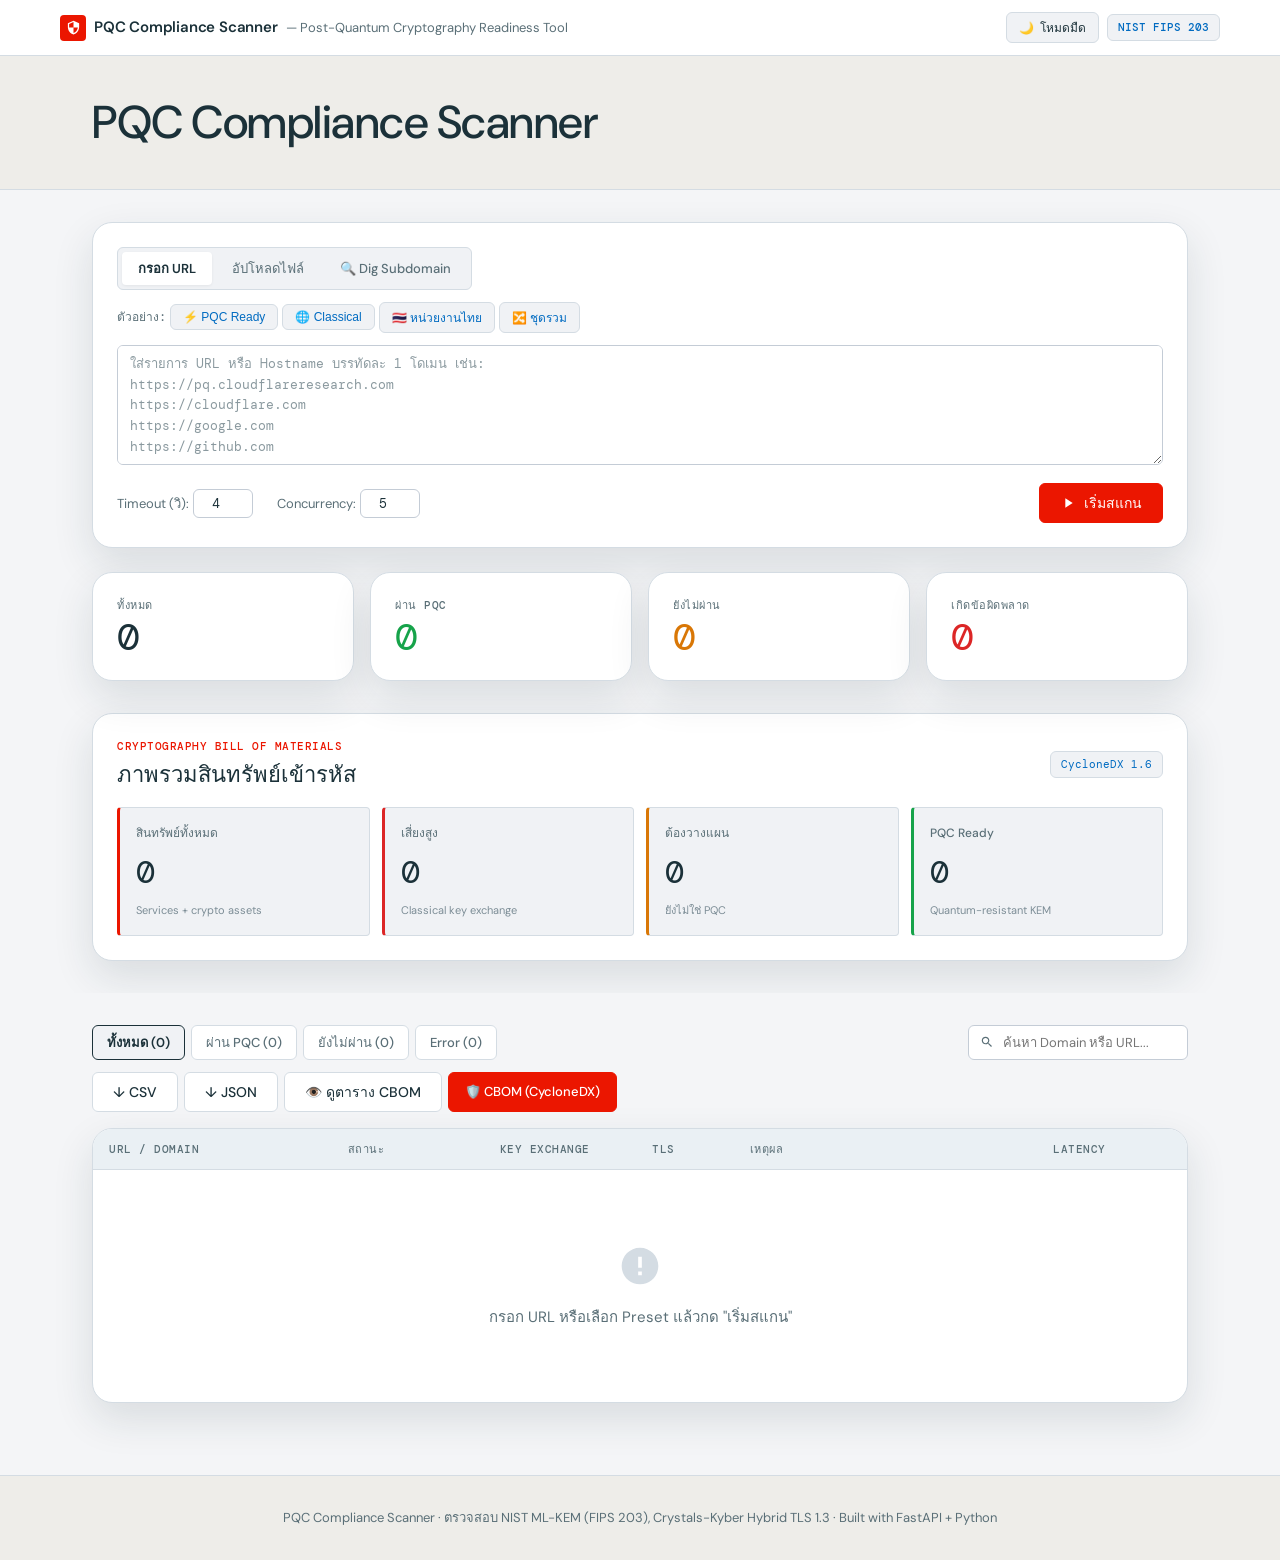
<file: index.html>
<!DOCTYPE html>
<html lang="th">
<head>
  <meta charset="UTF-8">
  <meta name="viewport" content="width=device-width, initial-scale=1.0">
  <title>PQC Compliance Scanner — Post-Quantum Cryptography Readiness</title>
  <meta name="description" content="ระบบตรวจสอบความพร้อม Post-Quantum Cryptography (PQC) รองรับ NIST ML-KEM / Kyber / TLS 1.3 สำหรับเว็บไซต์ ด้วยการสแกนแบบ Batch URL">
  <link rel="preconnect" href="https://fonts.googleapis.com">
  <link rel="preconnect" href="https://fonts.gstatic.com" crossorigin>
  <link href="https://fonts.googleapis.com/css2?family=DM+Mono:ital,wght@0,400;0,500;1,400&family=DM+Sans:ital,opsz,wght@0,9..40,400..700;1,9..40,400..700&display=swap" rel="stylesheet">
  <link rel="stylesheet" href="/static/style.css">
</head>
<body>

  <!-- Global Navigation (Apple global-nav style) -->
  <nav class="global-nav" aria-label="Main navigation">
    <div class="global-nav-inner">
      <div class="nav-brand">
        <div class="nav-brand-icon">
          <svg viewBox="0 0 24 24" aria-hidden="true">
            <path d="M12 1L3 5v6c0 5.55 3.84 10.74 9 12 5.16-1.26 9-6.45 9-12V5l-9-4zm0 10.99h7c-.53 4.12-3.28 7.79-7 8.94V12H5V6.3l7-3.11v8.8z"/>
          </svg>
        </div>
        <span class="nav-brand-name">PQC Compliance Scanner</span>
        <span class="nav-tagline">— Post-Quantum Cryptography Readiness Tool</span>
      </div>
      <div class="nav-right-cluster">
        <button class="theme-toggle-btn" id="themeToggleBtn" onclick="toggleTheme()" title="สลับโหมดมืด / สว่าง (Dark / Light Theme)">
          <span id="themeToggleIcon">🌙</span>
          <span id="themeToggleText">โหมดมืด</span>
        </button>
        <span class="nav-pill-badge">NIST FIPS 203</span>
      </div>
    </div>
  </nav>

  <!-- Hero Section -->
  <section class="hero-section">
    <div class="page-container">
      <h1 class="hero-headline">PQC Compliance Scanner</h1>
    </div>
  </section>

  <!-- Main Content -->
  <main>
    <div class="section-tile section-tile--white">
      <div class="page-container">

        <!-- Input Panel -->
        <div class="input-panel" id="inputPanel">
          <div class="input-panel-header">
            <div class="tab-nav">
              <button class="tab-btn active" id="tabText" onclick="switchTab('text')">กรอก URL</button>
              <button class="tab-btn" id="tabFile" onclick="switchTab('file')">อัปโหลดไฟล์</button>
              <button class="tab-btn" id="tabDig" onclick="switchTab('dig')">🔍 Dig Subdomain</button>
            </div>
          </div>

          <!-- Presets -->
          <div class="preset-container" id="presetsContainer">
            <span class="preset-label">ตัวอย่าง:</span>
            <button class="preset-chip" onclick="loadPreset('pqc')">⚡ PQC Ready</button>
            <button class="preset-chip" onclick="loadPreset('classical')">🌐 Classical</button>
            <button class="preset-chip" onclick="loadPreset('thai')">🇹🇭 หน่วยงานไทย</button>
            <button class="preset-chip" onclick="loadPreset('mixed')">🔀 ชุดรวม</button>
          </div>

          <!-- Text Input -->
          <div id="textInputContainer">
            <textarea
              id="urlsInput"
              placeholder="ใส่รายการ URL หรือ Hostname บรรทัดละ 1 โดเมน เช่น:&#10;https://pq.cloudflareresearch.com&#10;https://cloudflare.com&#10;https://google.com&#10;https://github.com"
            ></textarea>
          </div>

          <!-- File Input -->
          <div id="fileInputContainer" class="file-dropzone" onclick="document.getElementById('fileUploadInput').click()">
            <input type="file" id="fileUploadInput" accept=".txt,.csv" style="display:none" onchange="handleFileSelect(event)">
            <svg style="width:32px;height:32px;fill:var(--color-primary);" viewBox="0 0 24 24">
              <path d="M19.35 10.04C18.67 6.59 15.64 4 12 4 9.11 4 6.6 5.64 5.35 8.04 2.34 8.36 0 10.91 0 14c0 3.31 2.69 6 6 6h13c2.76 0 5-2.24 5-5 0-2.64-2.05-4.78-4.65-4.96zM14 13v4h-4v-4H7l5-5 5 5h-3z"/>
            </svg>
            <p id="fileDropText">คลิกหรือลากไฟล์ CSV / TXT มาวางที่นี่</p>
            <span>รองรับ .txt และ .csv</span>
          </div>

          <!-- Dig Subdomain Input Container -->
          <div id="digInputContainer" style="display:none;">
            <div class="dig-input-group">
              <div class="dig-input-row">
                <input type="text" id="digDomainInput" placeholder="ระบุ Root Domain เช่น dga.or.th, cloudflare.com, google.com" class="dig-text-input" onkeydown="if(event.key==='Enter') startDigDomain()">
                <button class="btn btn-primary" id="btnStartDig" onclick="startDigDomain()">
                  <svg style="width:16px;height:16px;fill:currentColor;" viewBox="0 0 24 24"><path d="M15.5 14h-.79l-.28-.27C15.41 12.59 16 11.11 16 9.5 16 5.91 13.09 3 9.5 3S3 5.91 3 9.5 5.91 16 9.5 16c1.61 0 3.09-.59 4.23-1.57l.27.28v.79l5 4.99L20.49 19l-4.99-5zm-6 0C7.01 14 5 11.99 5 9.5S7.01 5 9.5 5 14 7.01 14 9.5 11.99 14 9.5 14z"/></svg>
                  ค้นหา Subdomains
                </button>
              </div>
              <div class="dig-options-row">
                <span class="preset-label">ตัวอย่างด่วน:</span>
                <button class="preset-chip" onclick="setDigDomain('dga.or.th')">dga.or.th</button>
                <button class="preset-chip" onclick="setDigDomain('cloudflare.com')">cloudflare.com</button>
                <button class="preset-chip" onclick="setDigDomain('thaigov.go.th')">thaigov.go.th</button>
                <button class="preset-chip" onclick="setDigDomain('etda.or.th')">etda.or.th</button>
              </div>
            </div>

            <!-- Dig Results Display -->
            <div id="digResultsBox" style="display:none;" class="dig-results-card">
              <div class="dig-results-header">
                <div>
                  <strong id="digFoundCount">พบ 0 Subdomains</strong>
                  <span id="digDomainTarget" style="color:var(--color-ink-muted-48);font-size:13px;margin-left:8px;"></span>
                </div>
                <div class="dig-actions-group">
                  <button class="btn btn-secondary" onclick="importDigResultsToInput()">นำเข้าสู่ช่องสแกน</button>
                  <button class="btn btn-primary" onclick="scanDigResultsImmediately()">⚡ เริ่มสแกน PQC ทันที</button>
                </div>
              </div>
              <div class="dig-list-scroll" id="digSubdomainList"></div>
            </div>
          </div>

          <!-- Settings & Action -->
          <div class="action-bar">
            <div class="scan-settings">
              <div class="setting-item">
                <label for="timeoutInput">Timeout (วิ):</label>
                <input type="number" id="timeoutInput" value="4" min="1" max="15">
              </div>
              <div class="setting-item">
                <label for="concurrencyInput">Concurrency:</label>
                <input type="number" id="concurrencyInput" value="5" min="1" max="20">
              </div>
            </div>
            <div class="action-buttons">
              <button class="btn btn-primary" id="btnStartScan" onclick="startScan()">
                <svg style="width:16px;height:16px;fill:currentColor;" viewBox="0 0 24 24"><path d="M8 5v14l11-7z"/></svg>
                เริ่มสแกน
              </button>
              <button class="btn btn-danger" id="btnCancelScan" style="display:none;" onclick="cancelScan()">ยกเลิก</button>
            </div>
          </div>
        </div>

        <!-- Progress Bar -->
        <div class="progress-wrapper" id="progressWrapper">
          <div class="progress-header">
            <span id="progressStatusText">กำลังสแกน...</span>
            <span id="progressPercentText" style="font-family:var(--font-mono);font-weight:600;color:var(--color-primary);">0%</span>
          </div>
          <div class="progress-bar-bg">
            <div class="progress-bar-fill" id="progressBarFill"></div>
          </div>
        </div>

        <!-- Stats Cards -->
        <div class="stats-grid" id="statsGrid">
          <div class="stat-card total"><div class="stat-label">ทั้งหมด</div><div class="stat-value" id="statTotal">0</div></div>
          <div class="stat-card pqc-ready"><div class="stat-label">ผ่าน PQC</div><div class="stat-value" id="statPassed">0</div></div>
          <div class="stat-card classical"><div class="stat-label">ยังไม่ผ่าน</div><div class="stat-value" id="statClassical">0</div></div>
          <div class="stat-card errors"><div class="stat-label">เกิดข้อผิดพลาด</div><div class="stat-value" id="statErrors">0</div></div>
        </div>

        <!-- CBOM Readable Summary -->
        <section class="cbom-summary" aria-labelledby="cbomSummaryTitle">
          <div class="cbom-summary-heading"><div><p class="section-label">Cryptography Bill of Materials</p><h2 id="cbomSummaryTitle">ภาพรวมสินทรัพย์เข้ารหัส</h2></div><span class="cbom-spec-pill">CycloneDX 1.6</span></div>
          <div class="cbom-summary-grid">
            <div class="cbom-summary-card"><span>สินทรัพย์ทั้งหมด</span><strong id="cbomStatAssets">0</strong><small>Services + crypto assets</small></div>
            <div class="cbom-summary-card cbom-summary-card--danger"><span>เสี่ยงสูง</span><strong id="cbomStatHighRisk">0</strong><small>Classical key exchange</small></div>
            <div class="cbom-summary-card cbom-summary-card--warn"><span>ต้องวางแผน</span><strong id="cbomStatPlan">0</strong><small>ยังไม่ใช่ PQC</small></div>
            <div class="cbom-summary-card cbom-summary-card--success"><span>PQC Ready</span><strong id="cbomStatReady">0</strong><small>Quantum-resistant KEM</small></div>
          </div>
        </section>

      </div>
    </div>

    <!-- Results Section (Parchment tile) -->
    <div class="section-tile section-tile--parchment">
      <div class="page-container">

        <!-- Toolbar -->
        <div class="results-toolbar">
          <div class="filter-group">
            <button class="filter-btn active" onclick="setFilter('all', this)">ทั้งหมด (<span id="filterCountAll">0</span>)</button>
            <button class="filter-btn" onclick="setFilter('passed', this)">ผ่าน PQC (<span id="filterCountPassed">0</span>)</button>
            <button class="filter-btn" onclick="setFilter('classical', this)">ยังไม่ผ่าน (<span id="filterCountClassical">0</span>)</button>
            <button class="filter-btn" onclick="setFilter('error', this)">Error (<span id="filterCountError">0</span>)</button>
          </div>
          <div class="search-box">
            <svg viewBox="0 0 24 24" aria-hidden="true">
              <path d="M15.5 14h-.79l-.28-.27C15.41 12.59 16 11.11 16 9.5 16 5.91 13.09 3 9.5 3S3 5.91 3 9.5 5.91 16 9.5 16c1.61 0 3.09-.59 4.23-1.57l.27.28v.79l5 4.99L20.49 19l-4.99-5zm-6 0C7.01 14 5 11.99 5 9.5S7.01 5 9.5 5 14 7.01 14 9.5 11.99 14 9.5 14z"/>
            </svg>
            <input type="text" id="searchInput" placeholder="ค้นหา Domain หรือ URL..." oninput="handleSearch()">
          </div>
          <div class="export-group">
            <button class="btn btn-secondary" onclick="exportResults('csv')" title="Export standard CSV report">↓ CSV</button>
            <button class="btn btn-secondary" onclick="exportResults('json')" title="Export Raw JSON report">↓ JSON</button>
            <button class="btn btn-secondary" onclick="openCbomModal()" title="ดูตารางรายการสินทรัพย์เข้ารหัสลับ (CBOM Viewer)">👁️ ดูตาราง CBOM</button>
            <button class="btn btn-primary" style="padding:7px 16px;font-size:13px;" onclick="exportResults('cbom')" title="Export CycloneDX 1.6 Cryptography Bill of Materials (CBOM)">🛡️ CBOM (CycloneDX)</button>
          </div>
        </div>

        <!-- Results Table -->
        <div class="table-wrapper">
          <div class="table-responsive">
            <table class="results-table" id="resultsTable">
              <thead>
                <tr>
                  <th style="width:22%">URL / Domain</th>
                  <th style="width:14%">สถานะ</th>
                  <th style="width:14%">Key Exchange</th>
                  <th style="width:9%">TLS</th>
                  <th style="width:28%">เหตุผล</th>
                  <th style="width:7%">Latency</th>
                  <th style="width:6%"></th>
                </tr>
              </thead>
              <tbody id="resultsTableBody">
                <tr id="emptyRow">
                  <td colspan="7">
                    <div class="empty-state">
                      <svg viewBox="0 0 24 24" aria-hidden="true">
                        <path d="M12 2C6.48 2 2 6.48 2 12s4.48 10 10 10 10-4.48 10-10S17.52 2 12 2zm1 15h-2v-2h2v2zm0-4h-2V7h2v6z"/>
                      </svg>
                      <p>กรอก URL หรือเลือก Preset แล้วกด "เริ่มสแกน"</p>
                    </div>
                  </td>
                </tr>
              </tbody>
            </table>
          </div>
        </div>

      </div>
    </div>
  </main>

  <!-- Footer -->
  <footer class="site-footer">
    <div class="page-container">
      <p>PQC Compliance Scanner · ตรวจสอบ NIST ML-KEM (FIPS 203), Crystals-Kyber Hybrid TLS 1.3 · Built with FastAPI + Python</p>
    </div>
  </footer>

  <!-- Handshake Detail Modal -->
  <div class="modal-overlay" id="detailModal" role="dialog" aria-modal="true">
    <div class="modal-card">
      <div class="modal-header">
        <h3 id="modalTitle">รายละเอียด TLS Handshake</h3>
        <button class="modal-close" onclick="closeModal()" aria-label="ปิด">×</button>
      </div>
      <div class="modal-body" id="modalBody"></div>
    </div>
  </div>

  <!-- CBOM Inventory Inspector Modal -->
  <div class="modal-overlay" id="cbomModal" role="dialog" aria-modal="true">
    <div class="modal-card" style="max-width: 840px;">
      <div class="modal-header">
        <div>
          <h3>🛡️ Cryptography Bill of Materials (CBOM Viewer)</h3>
          <span style="font-size:12px;color:var(--color-ink-muted-48);">CycloneDX 1.6 Cryptographic Asset Inventory</span>
        </div>
        <button class="modal-close" onclick="closeCbomModal()" aria-label="ปิด">×</button>
      </div>
      <div class="modal-body" id="cbomModalBody"></div>
    </div>
  </div>

  <script src="/static/app.js"></script>
</body>
</html>
</file>
<file: static/style.css>
/* =====================================================
   PQC Scanner — Databricks Design System
   Full Light Mode & Dark Mode Support Across Whole Page
   ===================================================== */

/* --- Google Fonts (DM Sans + DM Mono) --- */
@import url('https://fonts.googleapis.com/css2?family=DM+Mono:ital,wght@0,400;0,500;1,400&family=DM+Sans:ital,opsz,wght@0,9..40,400..700;1,9..40,400..700&display=swap');

/* =====================================================
   Light Theme Tokens (Default)
   ===================================================== */
:root {
  /* Brand Voltage */
  --color-primary:            #eb1600; /* Databricks Red */
  --color-primary-hover:      #cc1300;
  --color-primary-active:     #b31100;

  /* Surfaces */
  --color-canvas-bg:          #f4f5f7; /* Clean Light Floor */
  --color-card-bg:            #ffffff; /* White Card Surfaces */
  --color-card-inner:         #f0f2f5; /* Subtle Inset Panels / Tags */
  --color-card-border:        #d4dce3; /* Hairline Slate Border */
  --color-hero-bg:            #eeede9; /* Databricks Warm Cream Hero */
  --color-top-nav-bg:         #ffffff; /* Crisp Top Nav */
  --color-top-nav-border:     #d4dce3;
  --color-footer-bg:          #eeede9;

  /* Inks & Text */
  --color-text-main:          #1b3139; /* Deep Teal-Navy text */
  --color-text-muted:         #5a6f77; /* Slate secondary text */
  --color-text-dim:           #7c8d96; /* Subtle info text */
  --color-link-blue:          #016bc1;

  /* Form / Input Chrome */
  --color-input-bg:           #ffffff;
  --color-input-text:         #1b3139;
  --color-input-border:       #c4ccd6;

  /* Table Chrome */
  --color-table-header-bg:    #eaf0f4;
  --color-table-row-hover:    #f2f6f8;
  --color-table-border:       #e2e8ec;

  /* Modal */
  --color-modal-bg:           #ffffff;
  --color-modal-overlay:      rgba(27, 49, 57, 0.6);

  /* Status Colors */
  --color-pass:               #16a34a;
  --color-pass-bg:            rgba(22, 163, 74, 0.12);
  --color-warn:               #d97706;
  --color-warn-bg:            rgba(217, 119, 6, 0.12);
  --color-fail:               #dc2626;
  --color-fail-bg:            rgba(220, 38, 38, 0.12);

  /* Typography */
  --font-display: 'DM Sans', system-ui, -apple-system, BlinkMacSystemFont, sans-serif;
  --font-text:    'DM Sans', system-ui, -apple-system, BlinkMacSystemFont, sans-serif;
  --font-mono:    'DM Mono', ui-monospace, Menlo, Monaco, Consolas, monospace;

  /* Databricks Radii */
  --radius-none: 0px;
  --radius-xs:   2px;
  --radius-sm:   4px;
  --radius-md:   6px;   /* Buttons, inputs, chips (No 9999px pills) */
  --radius-lg:   16px;  /* Secondary tiles */
  --radius-xl:   20px;  /* Dominant card radius */

  /* Spacing Scale (16px base) */
  --space-xxs:     2px;
  --space-xs:      4px;
  --space-sm:      8px;
  --space-md:      12px;
  --space-base:    16px;
  --space-lg:      24px;
  --space-xl:      32px;
  --space-2xl:     40px;
  --space-3xl:     60px;
  --space-section: 64px;

  /* Shadows */
  --product-shadow: 0 16px 40px rgba(27, 49, 57, 0.12);

  /* Transitions */
  --transition-fast: 0.15s ease;
}

/* =====================================================
   Dark Theme Tokens
   ===================================================== */
[data-theme="dark"] {
  /* Surfaces */
  --color-canvas-bg:          #1b3139; /* Deep Teal-Navy Canvas */
  --color-card-bg:            #0b2026; /* Navy Darker Cards */
  --color-card-inner:         #10121e; /* Navy Deeper Inset */
  --color-card-border:        #143d4a; /* Navy Mid Border */
  --color-hero-bg:            #10121e; /* Dark Hero Band */
  --color-top-nav-bg:         #10121e; /* Deep Dark Nav */
  --color-top-nav-border:     #143d4a;
  --color-footer-bg:          #10121e;

  /* Inks & Text */
  --color-text-main:          #ffffff;
  --color-text-muted:         #90a5b1;
  --color-text-dim:           #618794;
  --color-link-blue:          #8acaff;

  /* Form / Input Chrome */
  --color-input-bg:           #10121e;
  --color-input-text:         #ffffff;
  --color-input-border:       #143d4a;

  /* Table Chrome */
  --color-table-header-bg:    #10121e;
  --color-table-row-hover:    rgba(20, 61, 74, 0.35);
  --color-table-border:       rgba(20, 61, 74, 0.6);

  /* Modal */
  --color-modal-bg:           #0b2026;
  --color-modal-overlay:      rgba(16, 18, 30, 0.8);

  /* Status Colors */
  --color-pass:               #30d158;
  --color-pass-bg:            rgba(48, 209, 88, 0.15);
  --color-warn:               #ffb340;
  --color-warn-bg:            rgba(255, 159, 10, 0.15);
  --color-fail:               #ff6b5c;
  --color-fail-bg:            rgba(235, 22, 0, 0.15);

  --product-shadow: 0 16px 40px rgba(0, 0, 0, 0.5);
}

/* --- Reset & Base --- */
*, *::before, *::after {
  box-sizing: border-box;
  margin: 0;
  padding: 0;
}

html {
  font-size: 16px;
  -webkit-font-smoothing: antialiased;
  -moz-osx-font-smoothing: grayscale;
  background-color: var(--color-canvas-bg);
}

body {
  font-family: var(--font-text);
  font-size: 15px;
  font-weight: 400;
  line-height: 1.5;
  color: var(--color-text-main);
  background-color: var(--color-canvas-bg);
  transition: background-color var(--transition-fast), color var(--transition-fast);
}

a {
  color: var(--color-link-blue);
  text-decoration: none;
}
a:hover {
  text-decoration: underline;
}

/* =====================================================
   Global Navigation — Databricks Top Nav
   ===================================================== */
.global-nav {
  position: sticky;
  top: 0;
  z-index: 100;
  background: var(--color-top-nav-bg);
  border-bottom: 1px solid var(--color-top-nav-border);
  height: 56px;
  display: flex;
  align-items: center;
  padding: 0 var(--space-xl);
  transition: background-color var(--transition-fast), border-color var(--transition-fast);
}

.global-nav-inner {
  width: 100%;
  max-width: 1160px;
  margin: 0 auto;
  display: flex;
  align-items: center;
  justify-content: space-between;
  gap: var(--space-lg);
}

.nav-brand {
  display: flex;
  align-items: center;
  gap: var(--space-sm);
}

.nav-brand-icon {
  width: 26px;
  height: 26px;
  background: var(--color-primary);
  border-radius: var(--radius-sm);
  display: flex;
  align-items: center;
  justify-content: center;
  flex-shrink: 0;
}

.nav-brand-icon svg {
  width: 15px;
  height: 15px;
  fill: #ffffff;
}

.nav-brand-name {
  font-family: var(--font-display);
  font-size: 15px;
  font-weight: 600;
  letter-spacing: -0.2px;
  color: var(--color-text-main);
  white-space: nowrap;
}

.nav-tagline {
  font-size: 13px;
  font-weight: 400;
  color: var(--color-text-muted);
}

.nav-right-cluster {
  display: flex;
  align-items: center;
  gap: var(--space-sm);
}

.theme-toggle-btn {
  background: var(--color-card-inner);
  border: 1px solid var(--color-card-border);
  color: var(--color-text-main);
  padding: 5px 12px;
  border-radius: var(--radius-md);
  font-family: var(--font-text);
  font-size: 12px;
  font-weight: 500;
  cursor: pointer;
  display: inline-flex;
  align-items: center;
  gap: 6px;
  transition: all var(--transition-fast);
}

.theme-toggle-btn:hover {
  background: var(--color-card-border);
}

.nav-pill-badge {
  background: var(--color-card-inner);
  color: var(--color-link-blue);
  font-family: var(--font-mono);
  font-size: 11px;
  font-weight: 500;
  padding: 4px 10px;
  border-radius: var(--radius-md);
  border: 1px solid var(--color-card-border);
  white-space: nowrap;
}

/* =====================================================
   Page Container
   ===================================================== */
.page-container {
  max-width: 1160px;
  margin: 0 auto;
  padding: 0 var(--space-xl);
}

/* =====================================================
   Hero Section
   ===================================================== */
.hero-section {
  background: var(--color-hero-bg);
  padding: var(--space-2xl) 0 var(--space-2xl);
  border-bottom: 1px solid var(--color-card-border);
  transition: background-color var(--transition-fast), border-color var(--transition-fast);
}

.hero-section .page-container {
  display: flex;
  flex-direction: column;
  align-items: flex-start;
}

.hero-headline {
  font-family: var(--font-display);
  font-size: 46px;
  font-weight: 500;
  line-height: 1.15;
  letter-spacing: -0.5px;
  color: var(--color-text-main);
  margin: 0;
}

/* =====================================================
   Main Content Floor
   ===================================================== */
main {
  background-color: var(--color-canvas-bg);
  transition: background-color var(--transition-fast);
}

.section-tile {
  padding: var(--space-xl) 0;
  background-color: var(--color-canvas-bg);
}

.section-label {
  font-family: var(--font-mono);
  font-size: 11px;
  font-weight: 500;
  letter-spacing: 0.5px;
  text-transform: uppercase;
  color: var(--color-primary);
  margin-bottom: var(--space-xs);
}

/* =====================================================
   Input Panel (card-product style)
   ===================================================== */
.input-panel {
  background: var(--color-card-bg);
  border: 1px solid var(--color-card-border);
  border-radius: var(--radius-xl);
  padding: var(--space-lg);
  margin-bottom: var(--space-lg);
  box-shadow: var(--product-shadow);
  transition: background-color var(--transition-fast), border-color var(--transition-fast);
}

.input-panel-header {
  display: flex;
  justify-content: space-between;
  align-items: center;
  margin-bottom: var(--space-md);
  flex-wrap: wrap;
  gap: var(--space-xs);
}

/* Tab Navigation */
.tab-nav {
  display: flex;
  gap: 4px;
  background: var(--color-card-inner);
  border: 1px solid var(--color-card-border);
  padding: 4px;
  border-radius: var(--radius-md);
}

.tab-btn {
  background: transparent;
  border: none;
  color: var(--color-text-muted);
  padding: 6px 16px;
  border-radius: var(--radius-sm);
  cursor: pointer;
  font-family: var(--font-text);
  font-size: 13px;
  font-weight: 500;
  transition: all var(--transition-fast);
}

.tab-btn:hover {
  color: var(--color-text-main);
}

.tab-btn.active {
  background: var(--color-card-bg);
  color: var(--color-text-main);
  font-weight: 600;
  box-shadow: 0 1px 3px rgba(0,0,0,0.06);
}

/* Presets */
.preset-container {
  display: flex;
  align-items: center;
  gap: var(--space-xs);
  flex-wrap: wrap;
  margin-bottom: var(--space-md);
}

.preset-label {
  font-family: var(--font-mono);
  font-size: 12px;
  font-weight: 400;
  color: var(--color-text-muted);
}

.preset-chip {
  background: var(--color-card-inner);
  border: 1px solid var(--color-card-border);
  color: var(--color-link-blue);
  padding: 5px 12px;
  border-radius: var(--radius-md);
  font-size: 12px;
  font-weight: 500;
  cursor: pointer;
  transition: all var(--transition-fast);
  white-space: nowrap;
}

.preset-chip:hover {
  background: var(--color-card-border);
  color: var(--color-text-main);
}

/* Textarea Input */
textarea#urlsInput {
  width: 100%;
  height: 120px;
  background: var(--color-input-bg);
  border: 1px solid var(--color-input-border);
  border-radius: var(--radius-md);
  padding: var(--space-sm) var(--space-md);
  font-family: var(--font-mono);
  font-size: 13px;
  font-weight: 400;
  line-height: 1.6;
  color: var(--color-input-text);
  resize: vertical;
  outline: none;
  transition: border-color var(--transition-fast), box-shadow var(--transition-fast);
  margin-bottom: var(--space-md);
}

textarea#urlsInput:focus {
  border-color: var(--color-primary);
  box-shadow: 0 0 0 2px rgba(235, 22, 0, 0.2);
}

textarea#urlsInput::placeholder {
  color: var(--color-text-muted);
  opacity: 0.7;
}

/* File Drop Zone */
.file-dropzone {
  display: none;
  border: 2px dashed var(--color-card-border);
  border-radius: var(--radius-md);
  padding: var(--space-xl);
  text-align: center;
  background: var(--color-card-inner);
  cursor: pointer;
  transition: all var(--transition-fast);
  margin-bottom: var(--space-md);
}

.file-dropzone:hover,
.file-dropzone.dragover {
  border-color: var(--color-primary);
  background: rgba(235, 22, 0, 0.05);
}

.file-dropzone svg {
  fill: var(--color-primary) !important;
}

.file-dropzone p {
  font-size: 14px;
  color: var(--color-text-main);
  margin-top: var(--space-xs);
}

.file-dropzone span {
  font-size: 12px;
  color: var(--color-text-muted);
}

/* Dig Subdomain Panel */
.dig-input-group {
  display: flex;
  flex-direction: column;
  gap: var(--space-sm);
  margin-bottom: var(--space-md);
}

.dig-input-row {
  display: flex;
  gap: var(--space-sm);
  align-items: center;
}

.dig-text-input {
  flex: 1;
  background: var(--color-input-bg);
  border: 1px solid var(--color-input-border);
  border-radius: var(--radius-md);
  padding: 10px 16px;
  font-family: var(--font-text);
  font-size: 14px;
  color: var(--color-input-text);
  outline: none;
  transition: border-color var(--transition-fast);
}

.dig-text-input:focus {
  border-color: var(--color-primary);
  box-shadow: 0 0 0 2px rgba(235, 22, 0, 0.2);
}

.dig-options-row {
  display: flex;
  align-items: center;
  gap: var(--space-xs);
  flex-wrap: wrap;
}

.dig-results-card {
  background: var(--color-card-inner);
  border: 1px solid var(--color-card-border);
  border-radius: var(--radius-md);
  padding: var(--space-md);
  margin-bottom: var(--space-md);
}

.dig-results-header {
  display: flex;
  justify-content: space-between;
  align-items: center;
  flex-wrap: wrap;
  gap: var(--space-sm);
  margin-bottom: var(--space-sm);
  padding-bottom: var(--space-xs);
  border-bottom: 1px solid var(--color-card-border);
}

.dig-actions-group {
  display: flex;
  gap: var(--space-xs);
}

.dig-list-scroll {
  max-height: 180px;
  overflow-y: auto;
  display: flex;
  flex-wrap: wrap;
  gap: 6px;
  padding: var(--space-xs) 0;
}

@keyframes spin {
  from { transform: rotate(0deg); }
  to { transform: rotate(360deg); }
}

@keyframes digPulse {
  0% { transform: translateX(-100%); width: 30%; }
  50% { transform: translateX(120%); width: 60%; }
  100% { transform: translateX(300%); width: 30%; }
}

.dig-loading-state {
  display: flex;
  align-items: center;
  gap: var(--space-md);
  padding: var(--space-md);
  background: var(--color-card-bg);
  border: 1px solid var(--color-card-border);
  border-radius: var(--radius-md);
}

.dig-loading-spinner {
  width: 28px;
  height: 28px;
  border: 3px solid rgba(235, 22, 0, 0.2);
  border-top-color: var(--color-primary);
  border-radius: 50%;
  animation: spin 0.8s linear infinite;
  flex-shrink: 0;
}

.dig-loading-info {
  flex: 1;
}

.dig-loading-info h4 {
  font-family: var(--font-display);
  font-size: 14px;
  font-weight: 500;
  color: var(--color-text-main);
  margin-bottom: 2px;
}

.dig-loading-info p {
  font-size: 12px;
  color: var(--color-text-muted);
  margin-bottom: 8px;
}

.dig-pulse-bar {
  height: 4px;
  background: var(--color-card-inner);
  border-radius: var(--radius-xs);
  overflow: hidden;
  position: relative;
}

.dig-pulse-bar-inner {
  height: 100%;
  background: var(--color-primary);
  border-radius: var(--radius-xs);
  animation: digPulse 1.4s ease-in-out infinite;
}

.dig-subdomain-tag {
  background: var(--color-card-bg);
  border: 1px solid var(--color-card-border);
  border-radius: var(--radius-sm);
  padding: 4px 10px;
  font-family: var(--font-mono);
  font-size: 12px;
  color: var(--color-text-main);
  display: inline-flex;
  align-items: center;
  gap: 6px;
}

.dig-subdomain-tag::before {
  content: "•";
  color: var(--color-pass);
  font-size: 14px;
}

/* Action Bar & Scan Settings */
.action-bar {
  display: flex;
  justify-content: space-between;
  align-items: center;
  flex-wrap: wrap;
  gap: var(--space-md);
}

.scan-settings {
  display: flex;
  align-items: center;
  gap: var(--space-lg);
  flex-wrap: wrap;
}

.setting-item {
  display: flex;
  align-items: center;
  gap: var(--space-xs);
  font-size: 13px;
  color: var(--color-text-muted);
}

.setting-item input[type="number"] {
  width: 60px;
  background: var(--color-input-bg);
  border: 1px solid var(--color-input-border);
  border-radius: var(--radius-md);
  color: var(--color-input-text);
  padding: 5px 8px;
  font-family: var(--font-mono);
  font-size: 13px;
  text-align: center;
  outline: none;
}

.setting-item input[type="number"]:focus {
  border-color: var(--color-primary);
}

.action-buttons {
  display: flex;
  gap: var(--space-xs);
}

/* =====================================================
   Buttons — Databricks Grammar
   ===================================================== */
.btn {
  display: inline-flex;
  align-items: center;
  justify-content: center;
  gap: 8px;
  border: 1px solid transparent;
  cursor: pointer;
  font-family: var(--font-text);
  font-weight: 500;
  font-size: 14px;
  line-height: 20px;
  padding: 8px 20px;
  height: 40px;
  border-radius: var(--radius-md);
  transition: all var(--transition-fast);
  white-space: nowrap;
}

.btn:active:not(:disabled) {
  transform: translateY(1px);
}

.btn:disabled {
  opacity: 0.45;
  cursor: not-allowed;
  transform: none !important;
}

/* Primary CTA — Databricks Red */
.btn-primary {
  background: var(--color-primary);
  color: #ffffff;
  border-color: var(--color-primary);
}

.btn-primary:hover:not(:disabled) {
  background: var(--color-primary-hover);
  border-color: var(--color-primary-hover);
}

.btn-primary:active:not(:disabled) {
  background: var(--color-primary-active);
}

/* Secondary Button */
.btn-secondary {
  background: var(--color-card-bg);
  color: var(--color-text-main);
  border-color: var(--color-card-border);
}

.btn-secondary:hover {
  background: var(--color-card-inner);
  border-color: var(--color-text-muted);
}

/* Danger Button */
.btn-danger {
  background: rgba(235, 22, 0, 0.1);
  color: var(--color-fail);
  border-color: rgba(235, 22, 0, 0.3);
}

.btn-danger:hover {
  background: rgba(235, 22, 0, 0.2);
  border-color: var(--color-fail);
}

/* =====================================================
   Progress Bar
   ===================================================== */
.progress-wrapper {
  display: none;
  margin-bottom: var(--space-lg);
}

.progress-header {
  display: flex;
  justify-content: space-between;
  font-size: 13px;
  color: var(--color-text-muted);
  margin-bottom: var(--space-xs);
}

.progress-bar-bg {
  height: 6px;
  background: var(--color-card-inner);
  border: 1px solid var(--color-card-border);
  border-radius: var(--radius-xs);
  overflow: hidden;
}

.progress-bar-fill {
  height: 100%;
  width: 0%;
  background: var(--color-primary);
  transition: width 0.25s ease-out;
}

/* =====================================================
   Stats Grid — Databricks Metric Tiles (card-stat)
   ===================================================== */
.stats-grid {
  display: grid;
  grid-template-columns: repeat(auto-fit, minmax(200px, 1fr));
  gap: var(--space-base);
  margin-bottom: var(--space-lg);
}

.stat-card {
  background: var(--color-card-bg);
  border: 1px solid var(--color-card-border);
  border-radius: var(--radius-xl);
  padding: var(--space-lg);
  display: flex;
  flex-direction: column;
  justify-content: space-between;
  box-shadow: var(--product-shadow);
  transition: background-color var(--transition-fast), border-color var(--transition-fast);
}

.stat-label {
  font-family: var(--font-mono);
  font-size: 11px;
  font-weight: 500;
  letter-spacing: 0.5px;
  text-transform: uppercase;
  color: var(--color-text-muted);
  margin-bottom: var(--space-xs);
}

.stat-value {
  font-family: var(--font-mono);
  font-size: 38px;
  font-weight: 400;
  line-height: 1;
  color: var(--color-text-main);
}

.stat-card.pqc-ready .stat-value  { color: var(--color-pass); }
.stat-card.classical .stat-value  { color: var(--color-warn); }
.stat-card.errors .stat-value     { color: var(--color-fail); }

/* =====================================================
   CBOM Dashboard Section
   ===================================================== */
.cbom-summary {
  margin-top: var(--space-xl);
  padding: var(--space-lg);
  border: 1px solid var(--color-card-border);
  border-radius: var(--radius-xl);
  background: var(--color-card-bg);
  box-shadow: var(--product-shadow);
  transition: background-color var(--transition-fast), border-color var(--transition-fast);
}

.cbom-summary-heading {
  display: flex;
  justify-content: space-between;
  align-items: center;
  margin-bottom: var(--space-base);
}

.cbom-summary-heading h2 {
  font-family: var(--font-display);
  font-size: 22px;
  font-weight: 500;
  color: var(--color-text-main);
  margin-top: 2px;
}

.cbom-spec-pill {
  border: 1px solid var(--color-card-border);
  border-radius: var(--radius-md);
  padding: 4px 10px;
  font-family: var(--font-mono);
  font-size: 11px;
  color: var(--color-link-blue);
  background: var(--color-card-inner);
}

.cbom-summary-grid {
  display: grid;
  grid-template-columns: repeat(4, 1fr);
  gap: var(--space-md);
}

.cbom-summary-card {
  padding: var(--space-base);
  border-left: 3px solid var(--color-primary);
  border-radius: var(--radius-sm);
  background: var(--color-card-inner);
  border-top: 1px solid var(--color-card-border);
  border-right: 1px solid var(--color-card-border);
  border-bottom: 1px solid var(--color-card-border);
}

.cbom-summary-card--danger  { border-left-color: var(--color-fail); }
.cbom-summary-card--warn    { border-left-color: var(--color-warn); }
.cbom-summary-card--success { border-left-color: var(--color-pass); }

.cbom-summary-card span {
  display: block;
  color: var(--color-text-muted);
  font-size: 12px;
  font-weight: 500;
}

.cbom-summary-card strong {
  display: block;
  font-family: var(--font-mono);
  font-size: 32px;
  font-weight: 400;
  color: var(--color-text-main);
  margin: 6px 0;
}

.cbom-summary-card small {
  display: block;
  color: var(--color-text-dim);
  font-size: 11px;
}

/* =====================================================
   Results Section Toolbar
   ===================================================== */
.results-toolbar {
  display: flex;
  justify-content: space-between;
  align-items: center;
  flex-wrap: wrap;
  gap: var(--space-md);
  margin-bottom: var(--space-base);
}

.filter-group {
  display: flex;
  gap: 6px;
  flex-wrap: wrap;
}

.filter-btn {
  background: var(--color-card-bg);
  border: 1px solid var(--color-card-border);
  color: var(--color-text-muted);
  padding: 6px 14px;
  border-radius: var(--radius-md);
  font-size: 13px;
  font-weight: 500;
  font-family: var(--font-text);
  cursor: pointer;
  transition: all var(--transition-fast);
}

.filter-btn:hover:not(.active) {
  border-color: var(--color-text-main);
  color: var(--color-text-main);
}

.filter-btn.active {
  background: var(--color-card-inner);
  border-color: var(--color-text-main);
  color: var(--color-text-main);
  font-weight: 600;
}

.search-box {
  position: relative;
}

.search-box svg {
  position: absolute;
  left: 12px;
  top: 50%;
  transform: translateY(-50%);
  width: 14px;
  height: 14px;
  fill: var(--color-text-muted);
  pointer-events: none;
}

.search-box input {
  background: var(--color-input-bg);
  border: 1px solid var(--color-input-border);
  border-radius: var(--radius-md);
  padding: 8px 14px 8px 34px;
  font-family: var(--font-text);
  font-size: 13px;
  color: var(--color-input-text);
  outline: none;
  transition: border-color var(--transition-fast);
  min-width: 220px;
}

.search-box input:focus {
  border-color: var(--color-primary);
  box-shadow: 0 0 0 2px rgba(235, 22, 0, 0.2);
}

.export-group {
  display: flex;
  gap: 6px;
}

/* =====================================================
   Results Table — Databricks Data Grid
   ===================================================== */
.table-wrapper {
  background: var(--color-card-bg);
  border: 1px solid var(--color-card-border);
  border-radius: var(--radius-xl);
  overflow: hidden;
  box-shadow: var(--product-shadow);
  transition: background-color var(--transition-fast), border-color var(--transition-fast);
}

.table-responsive {
  width: 100%;
  overflow-x: auto;
}

table.results-table {
  width: 100%;
  border-collapse: collapse;
  text-align: left;
  font-size: 13px;
}

table.results-table th {
  background: var(--color-table-header-bg);
  color: var(--color-text-muted);
  padding: 12px 16px;
  font-family: var(--font-mono);
  font-size: 11px;
  font-weight: 500;
  letter-spacing: 0.5px;
  text-transform: uppercase;
  border-bottom: 1px solid var(--color-card-border);
}

table.results-table td {
  padding: 14px 16px;
  border-bottom: 1px solid var(--color-table-border);
  vertical-align: middle;
  color: var(--color-text-main);
}

table.results-table tr:last-child td {
  border-bottom: none;
}

table.results-table tbody tr:hover {
  background: var(--color-table-row-hover);
}

.url-cell {
  font-family: var(--font-mono);
  font-size: 13px;
  font-weight: 400;
  word-break: break-all;
}

.url-cell a {
  color: var(--color-text-main);
  font-weight: 500;
}
.url-cell a:hover {
  color: var(--color-link-blue);
}

/* =====================================================
   Status Badges — Databricks Tag Style
   ===================================================== */
.badge {
  display: inline-flex;
  align-items: center;
  gap: 6px;
  padding: 4px 10px;
  border-radius: var(--radius-sm);
  font-size: 12px;
  font-weight: 500;
  white-space: nowrap;
}

.badge-pqc-icon {
  width: 15px;
  height: 15px;
  object-fit: contain;
  display: inline-block;
  vertical-align: middle;
  flex-shrink: 0;
}

.badge-pqc-ready {
  background: var(--color-pass-bg);
  color: var(--color-pass);
  border: 1px solid var(--color-pass);
}

.badge-pqc-full {
  background: rgba(1, 107, 193, 0.15);
  color: var(--color-link-blue);
  border: 1px solid var(--color-link-blue);
}

.badge-classical {
  background: var(--color-warn-bg);
  color: var(--color-warn);
  border: 1px solid var(--color-warn);
}

.badge-classical-legacy {
  background: rgba(255, 95, 70, 0.15);
  color: #ff5f46;
  border: 1px solid rgba(255, 95, 70, 0.35);
}

.badge-error {
  background: var(--color-fail-bg);
  color: var(--color-fail);
  border: 1px solid var(--color-fail);
}

/* KEX Tag */
.kex-tag {
  font-family: var(--font-mono);
  font-size: 12px;
  padding: 3px 8px;
  border-radius: var(--radius-xs);
  background: var(--color-card-inner);
  border: 1px solid var(--color-card-border);
  color: var(--color-text-muted);
}

.kex-tag.pqc {
  background: var(--color-pass-bg);
  border-color: var(--color-pass);
  color: var(--color-pass);
}

.reason-text {
  font-size: 12px;
  color: var(--color-text-muted);
  max-width: 320px;
  line-height: 1.4;
}

.latency-tag {
  font-family: var(--font-mono);
  font-size: 12px;
  color: var(--color-text-dim);
}

/* Inspect Button */
.btn-inspect {
  background: var(--color-card-inner);
  color: var(--color-text-main);
  border: 1px solid var(--color-card-border);
  padding: 5px 12px;
  border-radius: var(--radius-sm);
  font-family: var(--font-text);
  font-size: 12px;
  font-weight: 500;
  cursor: pointer;
  transition: all var(--transition-fast);
}

.btn-inspect:hover {
  background: var(--color-card-border);
}

/* Empty State */
.empty-state {
  text-align: center;
  padding: var(--space-3xl) var(--space-lg);
  color: var(--color-text-muted);
}

.empty-state svg {
  width: 44px;
  height: 44px;
  fill: var(--color-card-border);
  margin-bottom: var(--space-md);
}

.empty-state p {
  font-size: 15px;
  color: var(--color-text-muted);
}

/* =====================================================
   Modal — Databricks Data Inspector Style
   ===================================================== */
.modal-overlay {
  position: fixed;
  inset: 0;
  background: var(--color-modal-overlay);
  backdrop-filter: blur(6px);
  -webkit-backdrop-filter: blur(6px);
  display: flex;
  align-items: center;
  justify-content: center;
  padding: var(--space-lg);
  z-index: 1000;
  opacity: 0;
  pointer-events: none;
  transition: opacity 0.2s ease;
}

.modal-overlay.active {
  opacity: 1;
  pointer-events: auto;
}

.modal-card {
  background: var(--color-modal-bg);
  border: 1px solid var(--color-card-border);
  border-radius: var(--radius-xl);
  width: 100%;
  max-width: 620px;
  max-height: 85vh;
  overflow-y: auto;
  box-shadow: 0 20px 50px rgba(0,0,0,0.3);
  transform: translateY(16px);
  transition: transform 0.2s ease, background-color var(--transition-fast);
}

.modal-overlay.active .modal-card {
  transform: translateY(0);
}

.modal-header {
  display: flex;
  justify-content: space-between;
  align-items: center;
  padding: var(--space-base) var(--space-lg);
  border-bottom: 1px solid var(--color-card-border);
  position: sticky;
  top: 0;
  background: var(--color-modal-bg);
  border-radius: var(--radius-xl) var(--radius-xl) 0 0;
  z-index: 1;
}

.modal-header h3 {
  font-family: var(--font-display);
  font-size: 17px;
  font-weight: 600;
  color: var(--color-text-main);
}

.modal-close {
  background: var(--color-card-inner);
  border: 1px solid var(--color-card-border);
  width: 28px;
  height: 28px;
  border-radius: var(--radius-sm);
  display: flex;
  align-items: center;
  justify-content: center;
  font-size: 16px;
  color: var(--color-text-muted);
  cursor: pointer;
  line-height: 1;
  transition: all var(--transition-fast);
}

.modal-close:hover {
  background: var(--color-card-border);
  color: var(--color-text-main);
}

.modal-body {
  padding: var(--space-lg);
  display: flex;
  flex-direction: column;
  gap: var(--space-md);
}

.modal-section {
  background: var(--color-card-inner);
  border: 1px solid var(--color-card-border);
  border-radius: var(--radius-md);
  padding: var(--space-md);
}

.modal-section-title {
  font-family: var(--font-mono);
  font-size: 11px;
  font-weight: 500;
  letter-spacing: 0.5px;
  text-transform: uppercase;
  color: var(--color-primary);
  margin-bottom: var(--space-sm);
}

.detail-row {
  display: flex;
  justify-content: space-between;
  align-items: flex-start;
  gap: var(--space-md);
  padding: 6px 0;
  border-bottom: 1px solid var(--color-table-border);
  font-size: 13px;
}

.detail-row:last-child {
  border-bottom: none;
  padding-bottom: 0;
}

.detail-label {
  color: var(--color-text-muted);
  flex-shrink: 0;
  min-width: 140px;
}

.detail-value {
  color: var(--color-text-main);
  font-family: var(--font-mono);
  font-size: 12px;
  text-align: right;
  word-break: break-all;
}

/* =====================================================
   CBOM Modal Details
   ===================================================== */
.cbom-readable-toolbar,
.cbom-modal-actions {
  display: flex;
  justify-content: space-between;
  align-items: center;
  gap: 12px;
  margin-bottom: 14px;
}

.cbom-search {
  width: 280px;
  padding: 8px 12px;
  border: 1px solid var(--color-input-border);
  border-radius: var(--radius-md);
  background: var(--color-input-bg);
  color: var(--color-input-text);
  font-family: var(--font-text);
  font-size: 13px;
  outline: none;
}

.cbom-search:focus {
  border-color: var(--color-primary);
}

.cbom-filter-group {
  display: flex;
  gap: 6px;
}

.cbom-filter {
  border: 1px solid var(--color-card-border);
  border-radius: var(--radius-md);
  padding: 5px 12px;
  font-size: 12px;
  font-weight: 500;
  color: var(--color-text-muted);
  background: var(--color-card-inner);
  cursor: pointer;
  transition: all var(--transition-fast);
}

.cbom-filter:hover {
  color: var(--color-text-main);
  border-color: var(--color-text-muted);
}

.cbom-filter.active {
  background: var(--color-text-main);
  color: var(--color-modal-bg);
  border-color: var(--color-text-main);
}

.cbom-table-wrap {
  overflow: auto;
  border: 1px solid var(--color-card-border);
  border-radius: var(--radius-md);
}

.cbom-readable-table {
  width: 100%;
  border-collapse: collapse;
  font-size: 12px;
  min-width: 700px;
}

.cbom-readable-table th {
  padding: 10px 12px;
  text-align: left;
  color: var(--color-text-muted);
  font-family: var(--font-mono);
  font-size: 11px;
  background: var(--color-table-header-bg);
  border-bottom: 1px solid var(--color-card-border);
}

.cbom-readable-table td {
  padding: 12px;
  border-top: 1px solid var(--color-table-border);
  color: var(--color-text-main);
}

.cbom-readable-table small {
  display: block;
  color: var(--color-text-dim);
  margin-top: 3px;
  font-family: var(--font-mono);
  font-size: 11px;
}

.cbom-risk, .cbom-status {
  display: inline-block;
  padding: 3px 8px;
  border-radius: var(--radius-xs);
  font-size: 11px;
  font-weight: 500;
}

.cbom-risk--high {
  color: var(--color-fail);
  background: var(--color-fail-bg);
  border: 1px solid var(--color-fail);
}

.cbom-risk--low, .cbom-status--ready {
  color: var(--color-pass);
  background: var(--color-pass-bg);
  border: 1px solid var(--color-pass);
}

.cbom-risk--unknown {
  color: var(--color-text-muted);
  background: var(--color-card-inner);
}

.cbom-status {
  color: var(--color-warn);
  background: var(--color-warn-bg);
  border: 1px solid var(--color-warn);
}

.cbom-detail-note, .cbom-empty {
  padding: 12px;
  color: var(--color-text-muted);
  font-size: 12px;
}

/* =====================================================
   Footer
   ===================================================== */
.site-footer {
  background: var(--color-footer-bg);
  border-top: 1px solid var(--color-card-border);
  padding: var(--space-xl) 0;
  margin-top: var(--space-2xl);
  transition: background-color var(--transition-fast), border-color var(--transition-fast);
}

.site-footer p {
  font-size: 13px;
  color: var(--color-text-muted);
  text-align: center;
}

/* =====================================================
   Responsive
   ===================================================== */
@media (max-width: 834px) {
  .hero-headline { font-size: 36px; }
  .page-container { padding: 0 var(--space-base); }
  .stats-grid { grid-template-columns: repeat(2, 1fr); }
  .cbom-summary-grid { grid-template-columns: repeat(2, 1fr); }
  .results-toolbar { flex-direction: column; align-items: stretch; }
  .export-group { justify-content: flex-end; }
}

@media (max-width: 640px) {
  .hero-headline { font-size: 28px; }
  .global-nav-inner .nav-tagline { display: none; }
  .stats-grid { grid-template-columns: repeat(2, 1fr); }
  .action-bar { flex-direction: column; align-items: stretch; }
  .action-buttons { flex-direction: column; }
  .btn { width: 100%; justify-content: center; }
  .search-box input { min-width: 0; width: 100%; }
  .cbom-readable-toolbar { align-items: stretch; flex-direction: column; }
  .cbom-search { width: 100%; }
}
</file>
